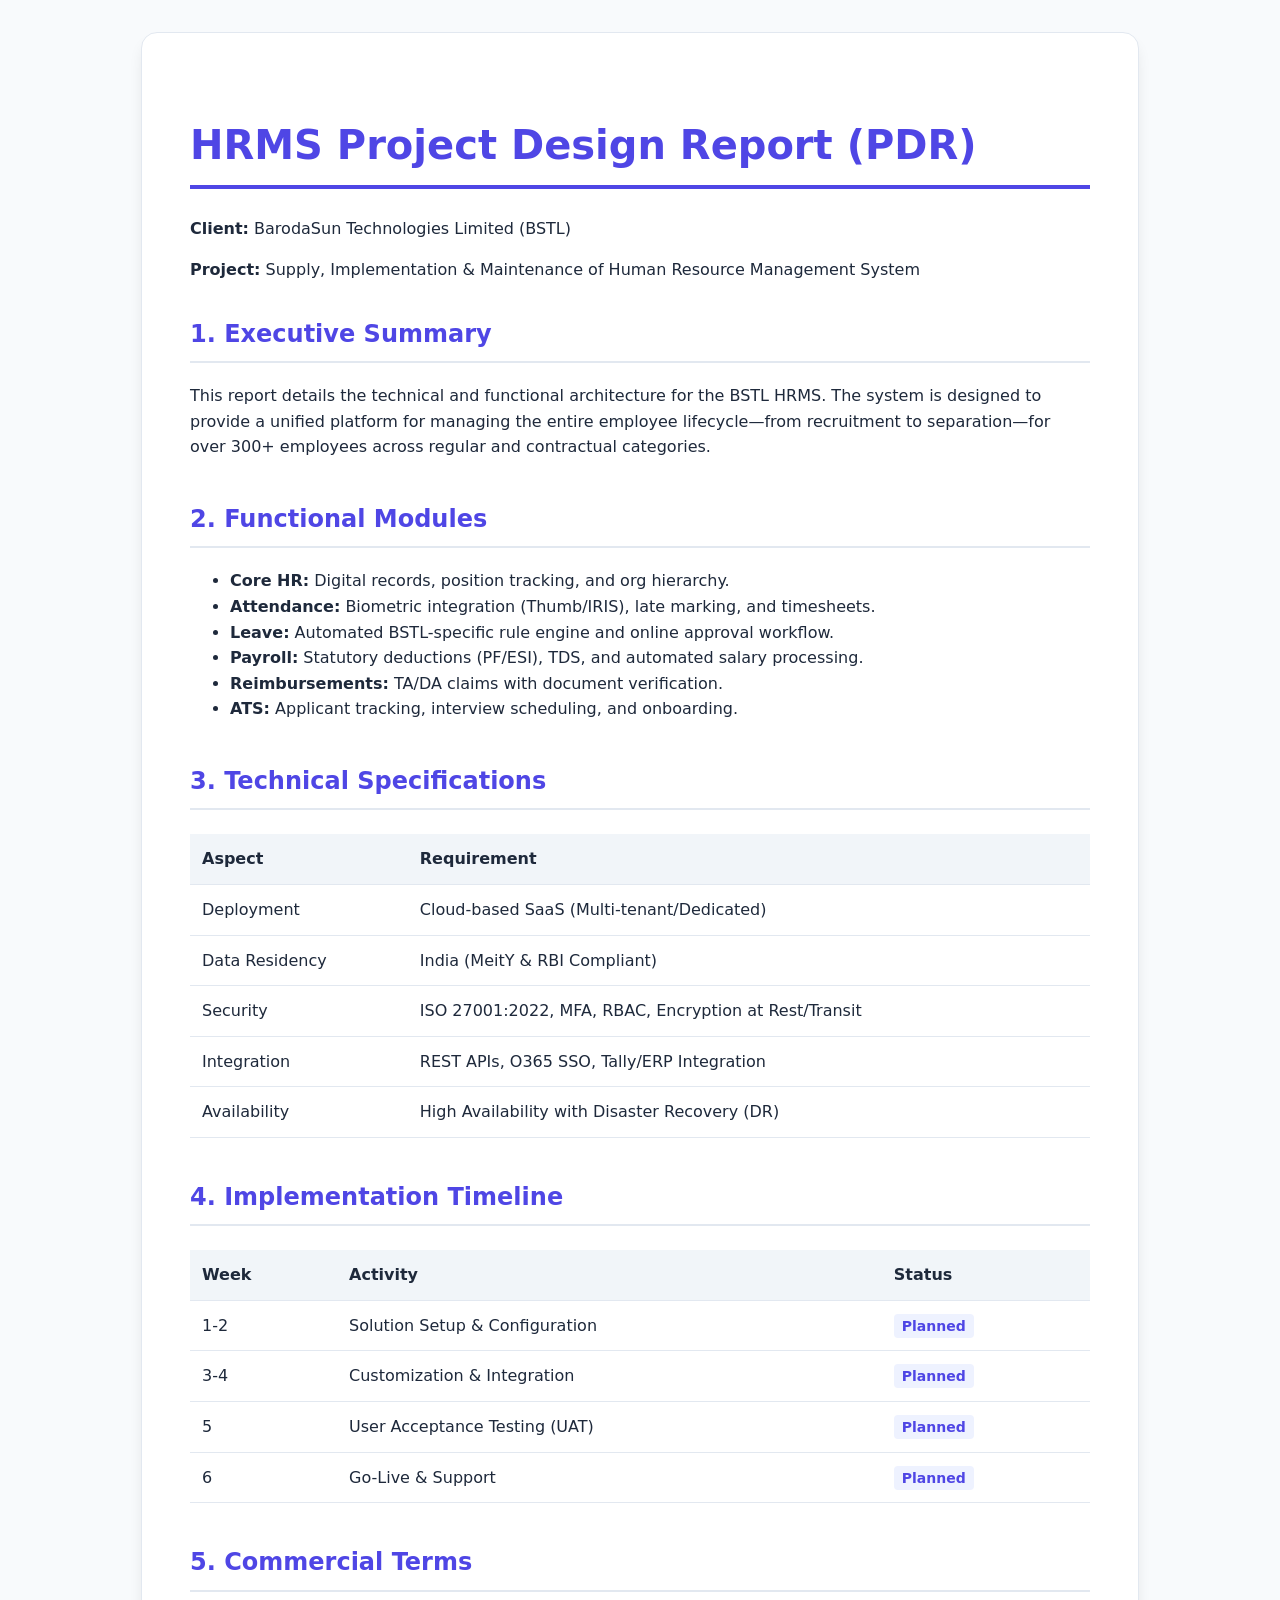
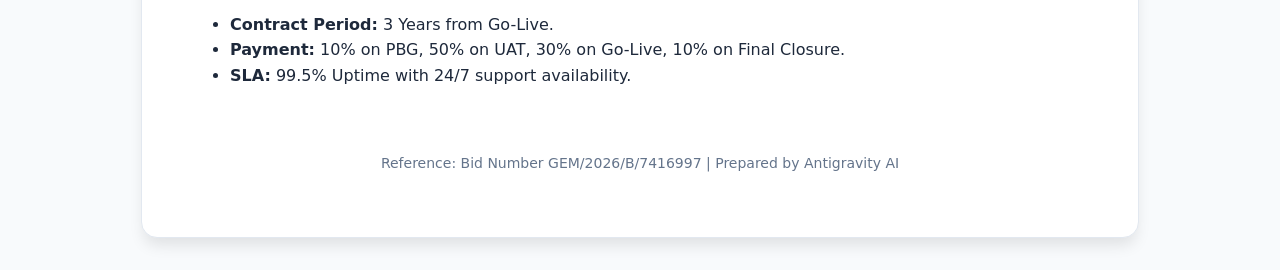
<file: index.html>
<!DOCTYPE html>
<html lang="en">
<head>
    <meta charset="UTF-8">
    <meta name="viewport" content="width=device-width, initial-scale=1.0">
    <title>HRMS - Project Design Report (PDR)</title>
    <style>
        :root {
            --primary: #4f46e5;
            --text: #1e293b;
            --bg: #f8fafc;
            --card: #ffffff;
            --border: #e2e8f0;
        }
        body {
            font-family: 'Inter', system-ui, -apple-system, sans-serif;
            line-height: 1.6;
            color: var(--text);
            background-color: var(--bg);
            margin: 0;
            padding: 2rem;
        }
        .container {
            max-width: 900px;
            margin: 0 auto;
            background: var(--card);
            padding: 3rem;
            border-radius: 1rem;
            box-shadow: 0 10px 15px -3px rgba(0, 0, 0, 0.1);
            border: 1px solid var(--border);
        }
        h1, h2, h3 {
            color: var(--primary);
            border-bottom: 2px solid var(--border);
            padding-bottom: 0.5rem;
            margin-top: 2rem;
        }
        h1 { font-size: 2.5rem; border-bottom: 4px solid var(--primary); }
        .section { margin-bottom: 2.5rem; }
        table {
            width: 100%;
            border-collapse: collapse;
            margin: 1.5rem 0;
        }
        th, td {
            text-align: left;
            padding: 0.75rem;
            border-bottom: 1px solid var(--border);
        }
        th { background-color: #f1f5f9; font-weight: 700; }
        .badge {
            background: #eef2ff;
            color: var(--primary);
            padding: 0.25rem 0.5rem;
            border-radius: 0.25rem;
            font-size: 0.875rem;
            font-weight: 600;
        }
        .footer {
            margin-top: 4rem;
            font-size: 0.875rem;
            color: #64748b;
            text-align: center;
        }
    </style>
</head>
<body>
    <div class="container">
        <header>
            <h1>HRMS Project Design Report (PDR)</h1>
            <p><strong>Client:</strong> BarodaSun Technologies Limited (BSTL)</p>
            <p><strong>Project:</strong> Supply, Implementation & Maintenance of Human Resource Management System</p>
        </header>

        <div class="section">
            <h2>1. Executive Summary</h2>
            <p>This report details the technical and functional architecture for the BSTL HRMS. The system is designed to provide a unified platform for managing the entire employee lifecycle—from recruitment to separation—for over 300+ employees across regular and contractual categories.</p>
        </div>

        <div class="section">
            <h2>2. Functional Modules</h2>
            <ul>
                <li><strong>Core HR:</strong> Digital records, position tracking, and org hierarchy.</li>
                <li><strong>Attendance:</strong> Biometric integration (Thumb/IRIS), late marking, and timesheets.</li>
                <li><strong>Leave:</strong> Automated BSTL-specific rule engine and online approval workflow.</li>
                <li><strong>Payroll:</strong> Statutory deductions (PF/ESI), TDS, and automated salary processing.</li>
                <li><strong>Reimbursements:</strong> TA/DA claims with document verification.</li>
                <li><strong>ATS:</strong> Applicant tracking, interview scheduling, and onboarding.</li>
            </ul>
        </div>

        <div class="section">
            <h2>3. Technical Specifications</h2>
            <table>
                <tr><th>Aspect</th><th>Requirement</th></tr>
                <tr><td>Deployment</td><td>Cloud-based SaaS (Multi-tenant/Dedicated)</td></tr>
                <tr><td>Data Residency</td><td>India (MeitY & RBI Compliant)</td></tr>
                <tr><td>Security</td><td>ISO 27001:2022, MFA, RBAC, Encryption at Rest/Transit</td></tr>
                <tr><td>Integration</td><td>REST APIs, O365 SSO, Tally/ERP Integration</td></tr>
                <tr><td>Availability</td><td>High Availability with Disaster Recovery (DR)</td></tr>
            </table>
        </div>

        <div class="section">
            <h2>4. Implementation Timeline</h2>
            <table>
                <tr><th>Week</th><th>Activity</th><th>Status</th></tr>
                <tr><td>1-2</td><td>Solution Setup & Configuration</td><td><span class="badge">Planned</span></td></tr>
                <tr><td>3-4</td><td>Customization & Integration</td><td><span class="badge">Planned</span></td></tr>
                <tr><td>5</td><td>User Acceptance Testing (UAT)</td><td><span class="badge">Planned</span></td></tr>
                <tr><td>6</td><td>Go-Live & Support</td><td><span class="badge">Planned</span></td></tr>
            </table>
        </div>

        <div class="section">
            <h2>5. Commercial Terms</h2>
            <ul>
                <li><strong>Contract Period:</strong> 3 Years from Go-Live.</li>
                <li><strong>Payment:</strong> 10% on PBG, 50% on UAT, 30% on Go-Live, 10% on Final Closure.</li>
                <li><strong>SLA:</strong> 99.5% Uptime with 24/7 support availability.</li>
            </ul>
        </div>

        <div class="footer">
            <p>Reference: Bid Number GEM/2026/B/7416997 | Prepared by Antigravity AI</p>
        </div>
    </div>
</body>
</html>
</file>
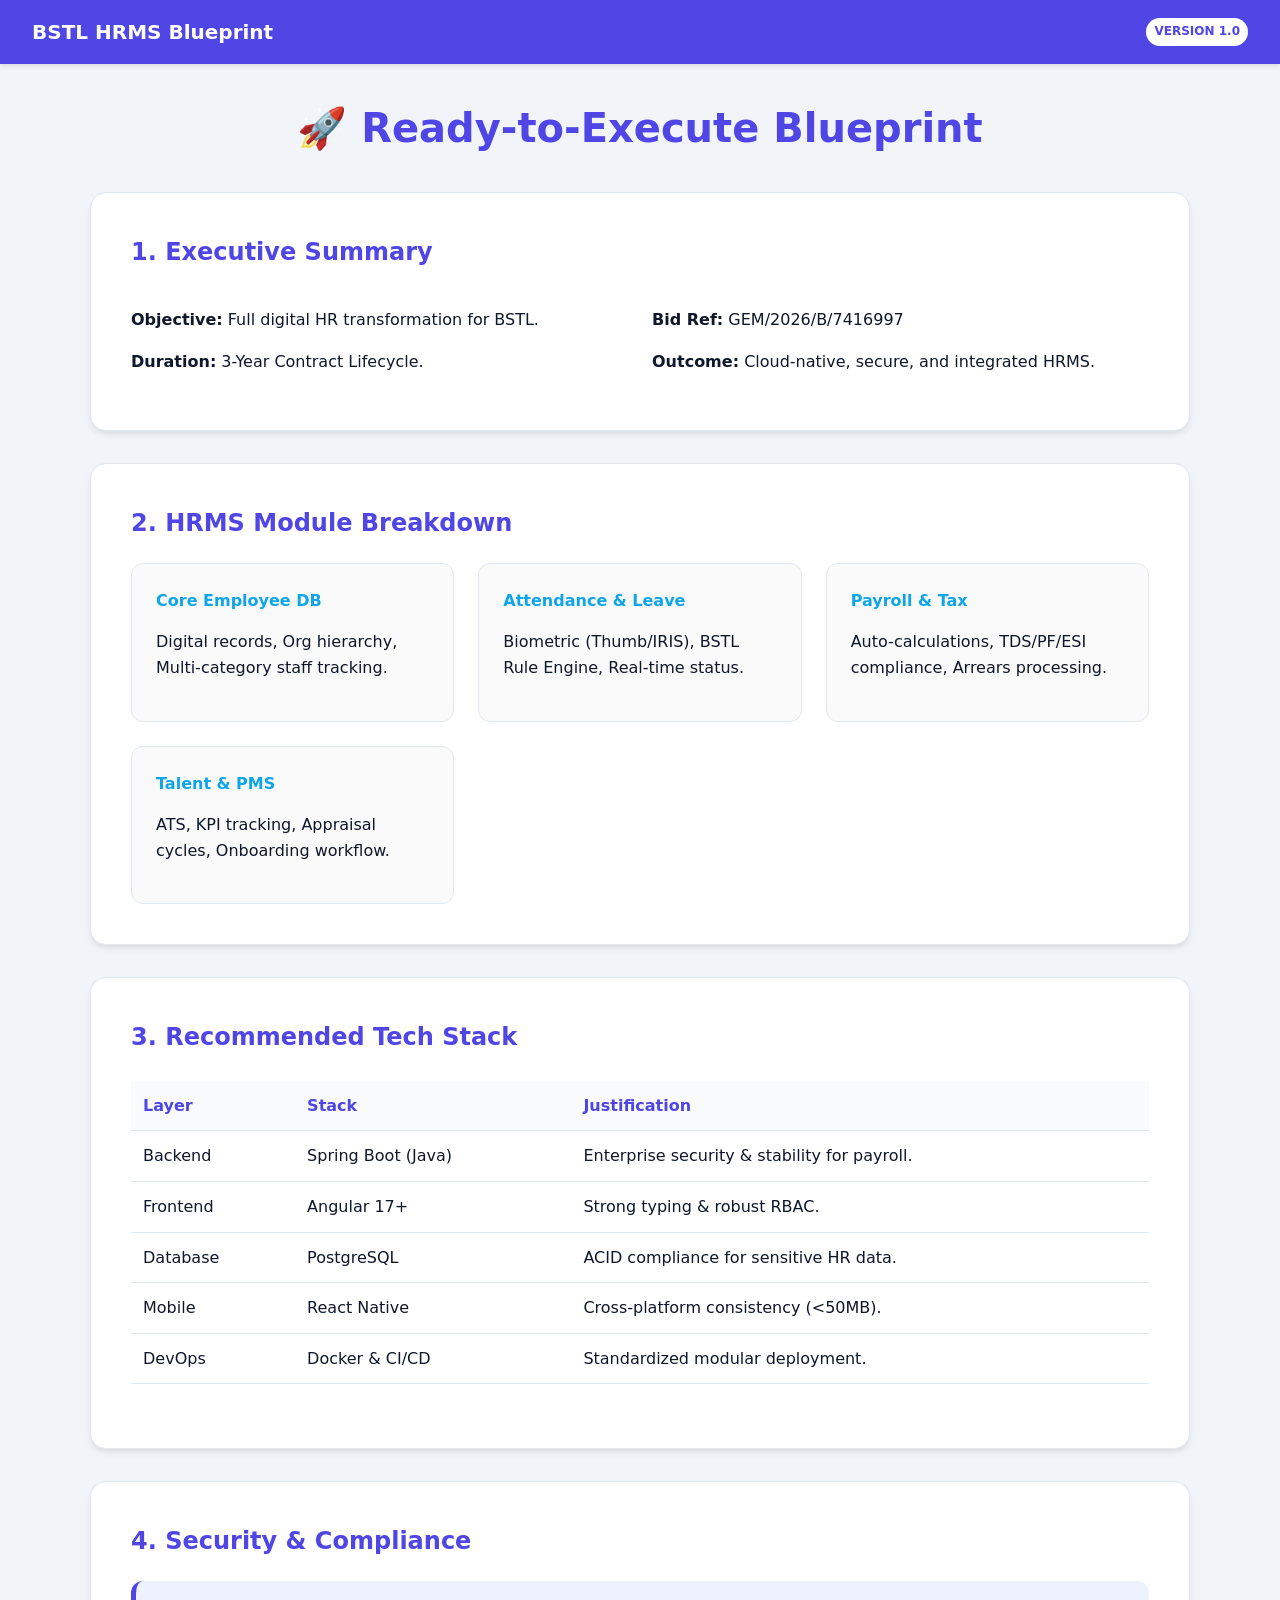
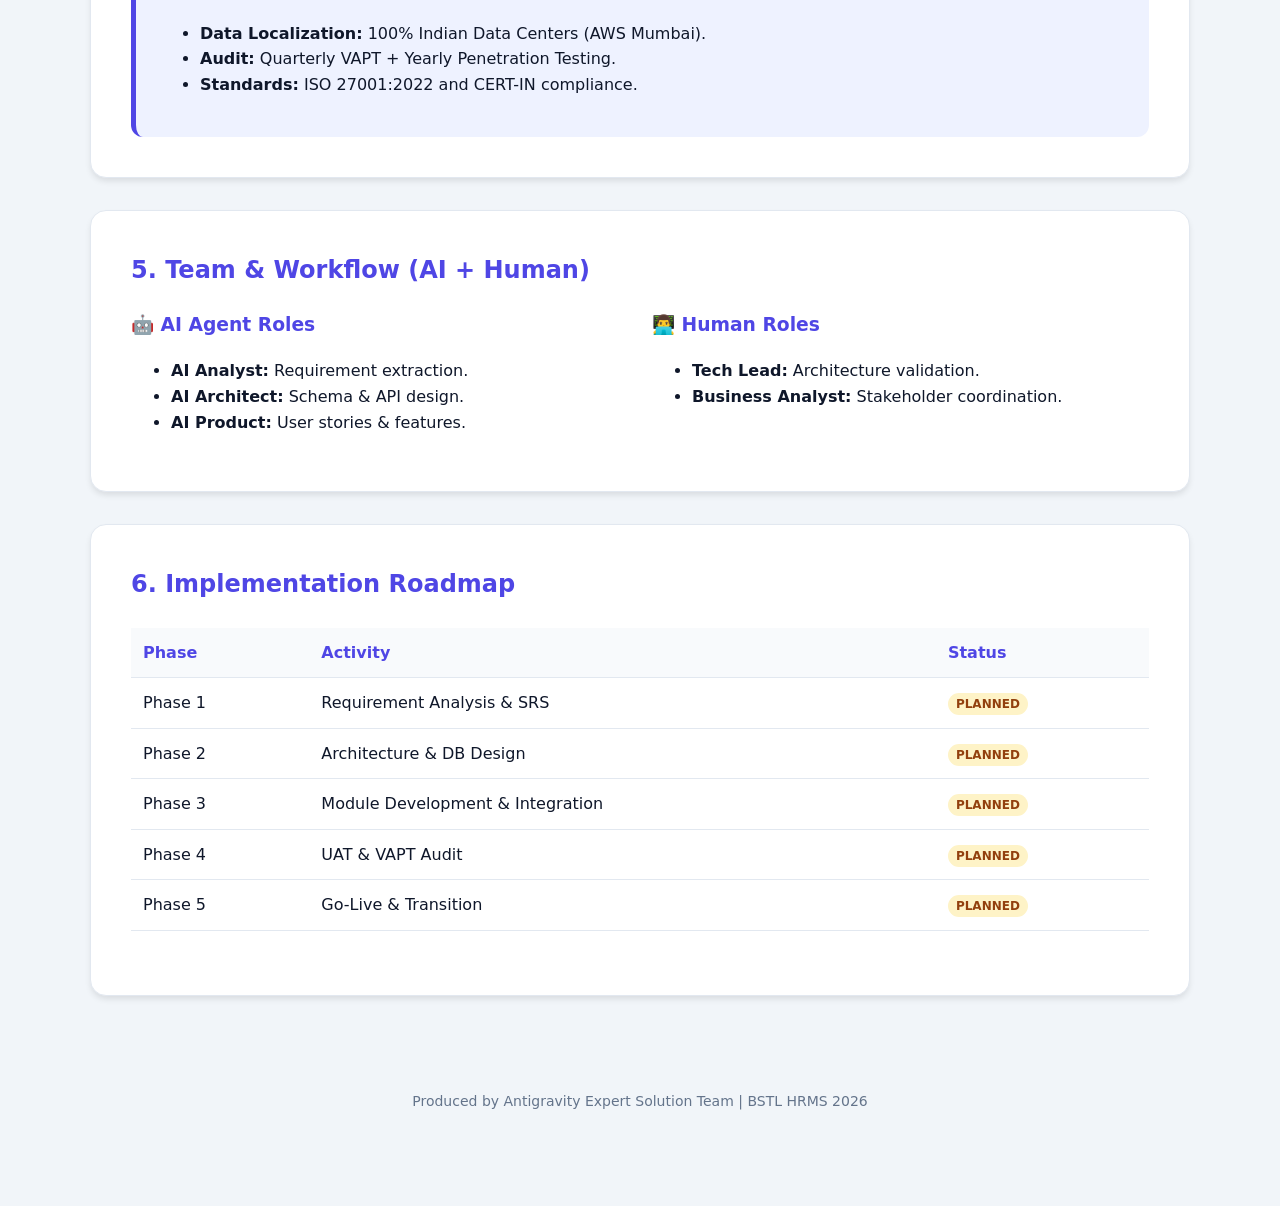
<file: blueprint.html>
<!DOCTYPE html>
<html lang="en">
<head>
    <meta charset="UTF-8">
    <meta name="viewport" content="width=device-width, initial-scale=1.0">
    <title>HRMS Execution Blueprint - BSTL Implementation</title>
    <style>
        :root {
            --primary: #4f46e5;
            --secondary: #0ea5e9;
            --accent: #f59e0b;
            --text: #0f172a;
            --bg: #f1f5f9;
            --card: #ffffff;
            --border: #e2e8f0;
        }
        body {
            font-family: 'Inter', system-ui, -apple-system, sans-serif;
            line-height: 1.6;
            color: var(--text);
            background-color: var(--bg);
            margin: 0;
            padding: 0;
        }
        .navbar {
            background: var(--primary);
            color: white;
            padding: 1rem 2rem;
            display: flex;
            justify-content: space-between;
            align-items: center;
            position: sticky;
            top: 0;
            z-index: 100;
            box-shadow: 0 2px 4px rgba(0,0,0,0.1);
        }
        .container {
            max-width: 1100px;
            margin: 2rem auto;
            padding: 0 1rem;
        }
        .card {
            background: var(--card);
            padding: 2.5rem;
            border-radius: 1rem;
            box-shadow: 0 4px 6px -1px rgba(0,0,0,0.1);
            margin-bottom: 2rem;
            border: 1px solid var(--border);
        }
        h1, h2, h3 { color: var(--primary); margin-top: 0; }
        h1 { font-size: 2.5rem; text-align: center; margin-bottom: 2rem; }
        .grid { display: grid; grid-template-columns: repeat(auto-fit, minmax(300px, 1fr)); gap: 1.5rem; }
        .module-box { border: 1px solid var(--border); padding: 1.5rem; border-radius: 0.75rem; background: #fafafa; }
        .module-box h4 { margin: 0 0 0.5rem 0; color: var(--secondary); }
        table { width: 100%; border-collapse: collapse; margin: 1.5rem 0; }
        th, td { text-align: left; padding: 0.75rem; border-bottom: 1px solid var(--border); }
        th { background-color: #f8fafc; color: var(--primary); }
        .badge { background: #e0e7ff; color: var(--primary); padding: 0.25rem 0.5rem; border-radius: 999px; font-size: 0.75rem; font-weight: 700; }
        .status-planned { background: #fef3c7; color: #92400e; }
        .team-section { background: #eef2ff; padding: 1.5rem; border-radius: 0.75rem; border-left: 5px solid var(--primary); }
        .footer { text-align: center; padding: 3rem; color: #64748b; font-size: 0.875rem; }
        @media (max-width: 768px) { .container { padding: 0.5rem; } .card { padding: 1.5rem; } }
    </style>
</head>
<body>
    <div class="navbar">
        <div style="font-weight: 700; font-size: 1.25rem;">BSTL HRMS Blueprint</div>
        <div class="badge" style="background: white; color: var(--primary);">VERSION 1.0</div>
    </div>

    <div class="container">
        <h1>🚀 Ready-to-Execute Blueprint</h1>

        <div class="card">
            <h2>1. Executive Summary</h2>
            <div class="grid">
                <div>
                    <p><strong>Objective:</strong> Full digital HR transformation for BSTL.</p>
                    <p><strong>Duration:</strong> 3-Year Contract Lifecycle.</p>
                </div>
                <div>
                    <p><strong>Bid Ref:</strong> GEM/2026/B/7416997</p>
                    <p><strong>Outcome:</strong> Cloud-native, secure, and integrated HRMS.</p>
                </div>
            </div>
        </div>

        <div class="card">
            <h2>2. HRMS Module Breakdown</h2>
            <div class="grid">
                <div class="module-box">
                    <h4>Core Employee DB</h4>
                    <p>Digital records, Org hierarchy, Multi-category staff tracking.</p>
                </div>
                <div class="module-box">
                    <h4>Attendance & Leave</h4>
                    <p>Biometric (Thumb/IRIS), BSTL Rule Engine, Real-time status.</p>
                </div>
                <div class="module-box">
                    <h4>Payroll & Tax</h4>
                    <p>Auto-calculations, TDS/PF/ESI compliance, Arrears processing.</p>
                </div>
                <div class="module-box">
                    <h4>Talent & PMS</h4>
                    <p>ATS, KPI tracking, Appraisal cycles, Onboarding workflow.</p>
                </div>
            </div>
        </div>

        <div class="card">
            <h2>3. Recommended Tech Stack</h2>
            <table>
                <tr><th>Layer</th><th>Stack</th><th>Justification</th></tr>
                <tr><td>Backend</td><td>Spring Boot (Java)</td><td>Enterprise security & stability for payroll.</td></tr>
                <tr><td>Frontend</td><td>Angular 17+</td><td>Strong typing & robust RBAC.</td></tr>
                <tr><td>Database</td><td>PostgreSQL</td><td>ACID compliance for sensitive HR data.</td></tr>
                <tr><td>Mobile</td><td>React Native</td><td>Cross-platform consistency (<50MB).</td></tr>
                <tr><td>DevOps</td><td>Docker & CI/CD</td><td>Standardized modular deployment.</td></tr>
            </table>
        </div>

        <div class="card">
            <h2>4. Security & Compliance</h2>
            <div class="team-section">
                <ul>
                    <li><strong>Data Localization:</strong> 100% Indian Data Centers (AWS Mumbai).</li>
                    <li><strong>Audit:</strong> Quarterly VAPT + Yearly Penetration Testing.</li>
                    <li><strong>Standards:</strong> ISO 27001:2022 and CERT-IN compliance.</li>
                </ul>
            </div>
        </div>

        <div class="card">
            <h2>5. Team & Workflow (AI + Human)</h2>
            <div class="grid">
                <div>
                    <h3>🤖 AI Agent Roles</h3>
                    <ul>
                        <li><strong>AI Analyst:</strong> Requirement extraction.</li>
                        <li><strong>AI Architect:</strong> Schema & API design.</li>
                        <li><strong>AI Product:</strong> User stories & features.</li>
                    </ul>
                </div>
                <div>
                    <h3>👨‍💻 Human Roles</h3>
                    <ul>
                        <li><strong>Tech Lead:</strong> Architecture validation.</li>
                        <li><strong>Business Analyst:</strong> Stakeholder coordination.</li>
                    </ul>
                </div>
            </div>
        </div>

        <div class="card">
            <h2>6. Implementation Roadmap</h2>
            <table>
                <tr><th>Phase</th><th>Activity</th><th>Status</th></tr>
                <tr><td>Phase 1</td><td>Requirement Analysis & SRS</td><td><span class="badge status-planned">PLANNED</span></td></tr>
                <tr><td>Phase 2</td><td>Architecture & DB Design</td><td><span class="badge status-planned">PLANNED</span></td></tr>
                <tr><td>Phase 3</td><td>Module Development & Integration</td><td><span class="badge status-planned">PLANNED</span></td></tr>
                <tr><td>Phase 4</td><td>UAT & VAPT Audit</td><td><span class="badge status-planned">PLANNED</span></td></tr>
                <tr><td>Phase 5</td><td>Go-Live & Transition</td><td><span class="badge status-planned">PLANNED</span></td></tr>
            </table>
        </div>

        <div class="footer">
            <p>Produced by Antigravity Expert Solution Team | BSTL HRMS 2026</p>
        </div>
    </div>
</body>
</html>
</file>
